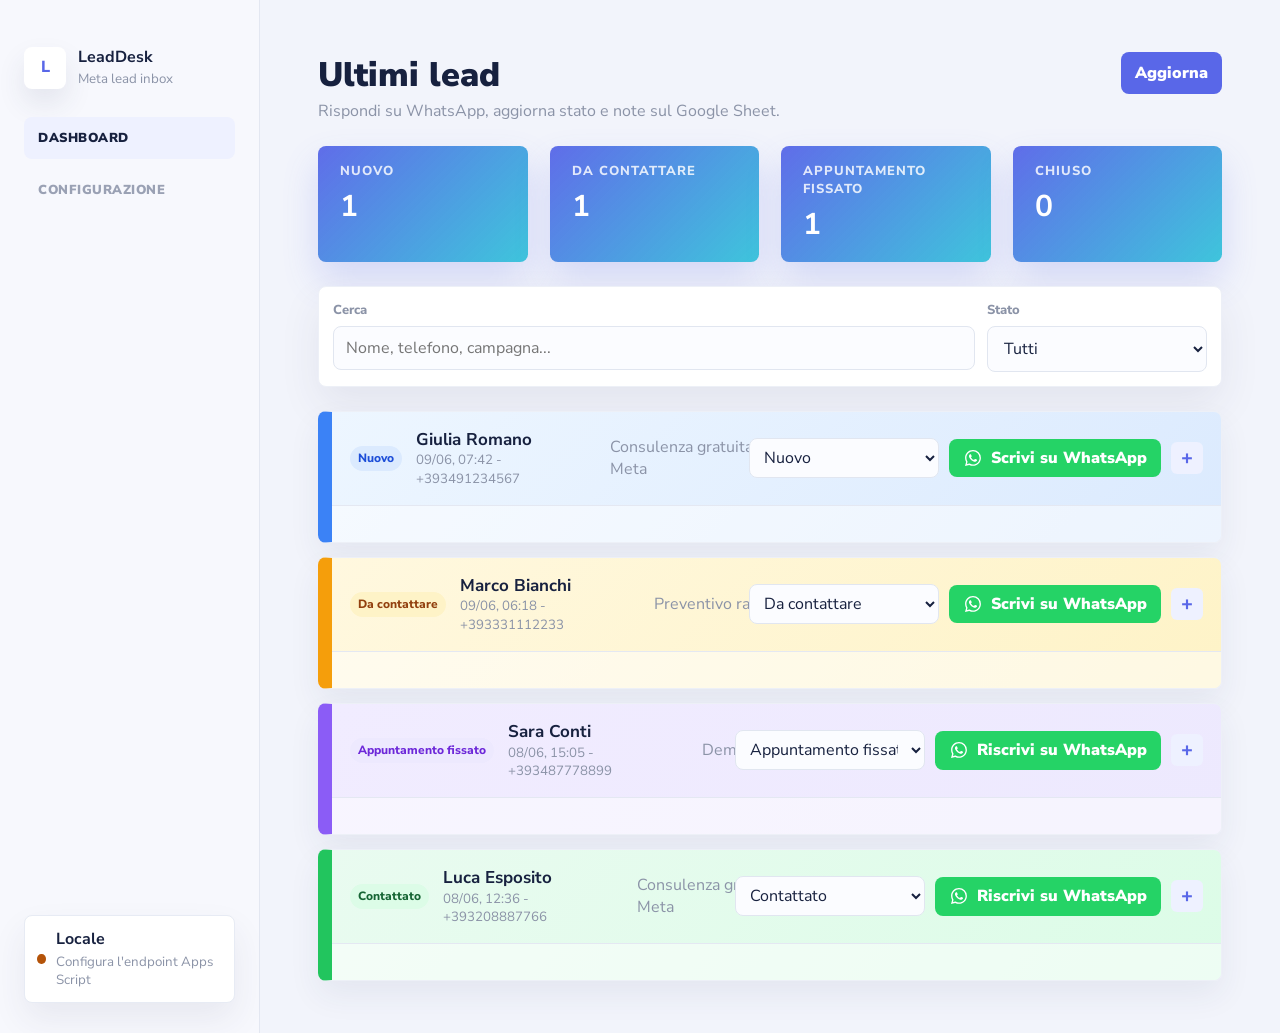
<file: index.html>
<!doctype html>
<html lang="it">
  <head>
    <meta charset="utf-8" />
    <meta name="viewport" content="width=device-width, initial-scale=1" />
    <title>LeadDesk - Gestione Lead</title>
    <link rel="stylesheet" href="./styles.css?v=20260613-templatevars" />
  </head>
  <body>
    <div class="app-shell">
      <aside class="sidebar" aria-label="Navigazione">
        <div class="brand">
          <span class="brand-mark">L</span>
          <div>
            <strong>LeadDesk</strong>
            <small>Meta lead inbox</small>
          </div>
        </div>
        <nav>
          <a class="active" href="./index.html">Dashboard</a>
          <a href="./settings.html">Configurazione</a>
        </nav>
        <div class="sync-card">
          <span class="sync-dot" id="syncDot"></span>
          <div>
            <strong id="syncLabel">Locale</strong>
            <small id="syncHelp">Configura l'endpoint Apps Script</small>
          </div>
        </div>
      </aside>

      <main>
        <header class="topbar">
          <div>
            <h1>Ultimi lead</h1>
            <p>Rispondi su WhatsApp, aggiorna stato e note sul Google Sheet.</p>
          </div>
          <button class="primary" id="refreshBtn" type="button">Aggiorna</button>
        </header>

        <section class="metrics" aria-label="Riepilogo lead">
          <article>
            <span id="metricNewLabel">Nuovi</span>
            <strong id="metricNew">0</strong>
          </article>
          <article>
            <span id="metricContactLabel">Contattati</span>
            <strong id="metricContact">0</strong>
          </article>
          <article>
            <span id="metricMeetingLabel">Appuntamenti</span>
            <strong id="metricMeeting">0</strong>
          </article>
          <article>
            <span id="metricClosedLabel">Chiusi</span>
            <strong id="metricClosed">0</strong>
          </article>
        </section>

        <section class="toolbar" aria-label="Filtri lead">
          <label>
            <span>Cerca</span>
            <input id="searchInput" type="search" placeholder="Nome, telefono, campagna..." />
          </label>
          <label>
            <span>Stato</span>
            <select id="statusFilter"></select>
          </label>
        </section>

        <section class="workspace" id="dashboard">
          <div class="lead-list" id="leadList" aria-label="Lista lead"></div>
        </section>
      </main>
    </div>

    <template id="leadCardTemplate">
      <article class="lead-card">
        <div class="lead-summary">
          <button class="lead-toggle" type="button">
            <span class="lead-status"></span>
            <span>
            <strong class="lead-name"></strong>
            <small class="lead-meta"></small>
            </span>
            <span class="lead-campaign"></span>
          </button>
          <div class="lead-quick-actions">
            <select class="quick-status" aria-label="Stato lead"></select>
            <a class="whatsapp compact-whatsapp" href="#" target="_blank" rel="noopener">WhatsApp</a>
            <button class="expand-icon" type="button" aria-label="Espandi lead">+</button>
          </div>
        </div>
        <div class="lead-expanded"></div>
      </article>
    </template>

    <script src="./app.js?v=20260613-templatevars"></script>
  </body>
</html>
</file>
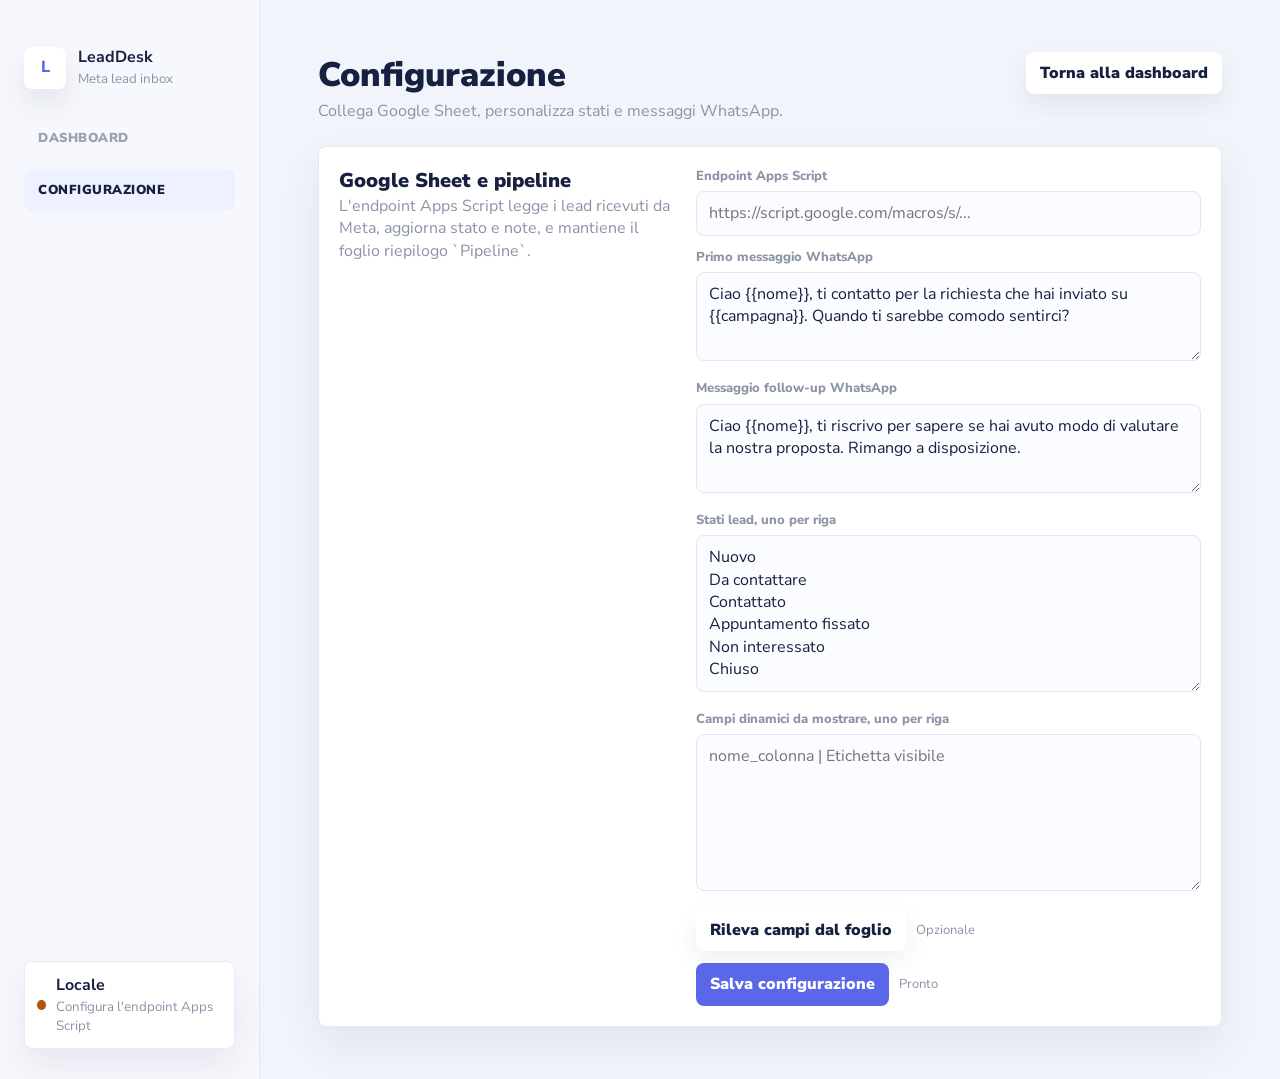
<file: settings.html>
<!doctype html>
<html lang="it">
  <head>
    <meta charset="utf-8" />
    <meta name="viewport" content="width=device-width, initial-scale=1" />
    <title>LeadDesk - Configurazione</title>
    <link rel="stylesheet" href="./styles.css?v=20260613-templatevars" />
  </head>
  <body>
    <div class="app-shell">
      <aside class="sidebar" aria-label="Navigazione">
        <div class="brand">
          <span class="brand-mark">L</span>
          <div>
            <strong>LeadDesk</strong>
            <small>Meta lead inbox</small>
          </div>
        </div>
        <nav>
          <a href="./index.html">Dashboard</a>
          <a class="active" href="./settings.html">Configurazione</a>
        </nav>
        <div class="sync-card">
          <span class="sync-dot" id="syncDot"></span>
          <div>
            <strong id="syncLabel">Locale</strong>
            <small id="syncHelp">Configura l'endpoint Apps Script</small>
          </div>
        </div>
      </aside>

      <main>
        <header class="topbar">
          <div>
            <h1>Configurazione</h1>
            <p>Collega Google Sheet, personalizza stati e messaggi WhatsApp.</p>
          </div>
          <a class="secondary button-link" href="./index.html">Torna alla dashboard</a>
        </header>

        <section class="settings">
          <div>
            <h2>Google Sheet e pipeline</h2>
            <p>L'endpoint Apps Script legge i lead ricevuti da Meta, aggiorna stato e note, e mantiene il foglio riepilogo `Pipeline`.</p>
          </div>
          <form id="settingsForm">
            <label>
              <span>Endpoint Apps Script</span>
              <input id="endpointInput" type="url" placeholder="https://script.google.com/macros/s/..." />
            </label>
            <label>
              <span>Primo messaggio WhatsApp</span>
              <textarea id="firstMessageTemplate" rows="3"></textarea>
            </label>
            <label>
              <span>Messaggio follow-up WhatsApp</span>
              <textarea id="followUpMessageTemplate" rows="3"></textarea>
            </label>
            <label>
              <span>Stati lead, uno per riga</span>
              <textarea id="statusNames" rows="6"></textarea>
            </label>
            <label>
              <span>Campi dinamici da mostrare, uno per riga</span>
              <textarea id="dynamicFields" rows="6" placeholder="nome_colonna | Etichetta visibile"></textarea>
            </label>
            <div class="save-row">
              <button class="secondary" id="detectFieldsBtn" type="button">Rileva campi dal foglio</button>
              <span class="notice" id="detectNotice">Opzionale</span>
            </div>
            <div class="save-row">
              <button class="primary" type="submit">Salva configurazione</button>
              <span class="notice" id="settingsNotice">Pronto</span>
            </div>
          </form>
        </section>
      </main>
    </div>

    <script src="./settings.js?v=20260613-templatevars"></script>
  </body>
</html>
</file>
<file: styles.css>
@import url("https://fonts.googleapis.com/css2?family=Nunito+Sans:wght@400;600;700;800;900&display=swap");

:root {
  --bg: #f4f6fb;
  --panel: #ffffff;
  --ink: #17213f;
  --muted: #8b93a7;
  --line: #e4e8f2;
  --accent: #5967e8;
  --accent-dark: #4352d8;
  --warn: #b45309;
  --ok: #14b8d4;
  --danger: #b91c1c;
  --shadow: 0 18px 42px rgba(45, 55, 94, 0.08);
}

* {
  box-sizing: border-box;
}

body {
  margin: 0;
  background: var(--bg);
  color: var(--ink);
  font-family: "Nunito Sans", ui-sans-serif, system-ui, -apple-system, BlinkMacSystemFont, "Segoe UI", sans-serif;
  line-height: 1.4;
  min-height: 100vh;
}

button,
input,
select,
textarea {
  font: inherit;
}

button {
  cursor: pointer;
}

.app-shell {
  display: grid;
  grid-template-columns: 260px 1fr;
  min-height: 100vh;
  overflow: hidden;
}

.sidebar {
  background: #f7f8fd;
  border-right: 1px solid #e3e7f1;
  color: var(--ink);
  display: flex;
  flex-direction: column;
  gap: 28px;
  padding: 46px 24px 30px;
}

.brand {
  align-items: center;
  display: flex;
  gap: 12px;
}

.brand-mark {
  align-items: center;
  background: #ffffff;
  box-shadow: 0 14px 28px rgba(45, 55, 94, 0.1);
  border-radius: 8px;
  color: var(--accent);
  display: inline-flex;
  font-weight: 800;
  height: 42px;
  justify-content: center;
  width: 42px;
}

.brand small,
.sync-card small {
  color: var(--muted);
  display: block;
  margin-top: 2px;
}

nav {
  display: grid;
  gap: 10px;
}

nav a {
  border-radius: 8px;
  color: #9aa1b4;
  font-size: 13px;
  font-weight: 900;
  letter-spacing: 0.04em;
  padding: 12px 14px;
  text-decoration: none;
  text-transform: uppercase;
}

nav a.active,
nav a:hover {
  background: #eef1ff;
  color: var(--ink);
}

.sync-card {
  align-items: center;
  background: #ffffff;
  border: 1px solid #e7ebf4;
  border-radius: 8px;
  box-shadow: 0 16px 34px rgba(45, 55, 94, 0.08);
  display: flex;
  gap: 10px;
  margin-top: auto;
  padding: 12px;
}

.sync-dot {
  background: var(--warn);
  border-radius: 50%;
  height: 10px;
  width: 10px;
}

.sync-dot.online {
  background: var(--ok);
}

main {
  background: #f2f4fb;
  display: grid;
  gap: 24px;
  padding: 52px 58px;
}

.topbar,
.settings {
  align-items: start;
  display: flex;
  gap: 20px;
  justify-content: space-between;
}

h1,
h2,
p {
  margin: 0;
}

h1 {
  font-size: 34px;
  font-weight: 900;
  letter-spacing: 0;
}

h2 {
  font-size: 20px;
  font-weight: 900;
}

p {
  color: var(--muted);
}

.primary,
.secondary,
.whatsapp {
  border: 0;
  border-radius: 8px;
  font-weight: 900;
  min-height: 42px;
  padding: 10px 14px;
}

.primary,
.whatsapp {
  background: var(--accent);
  color: #fff;
}

.primary:hover,
.whatsapp:hover {
  background: var(--accent-dark);
}

.whatsapp {
  background: #25d366;
  color: #ffffff;
}

.whatsapp:hover {
  background: #1ebe5d;
}

.wa-icon {
  color: #ffffff;
  flex: 0 0 auto;
  height: 16px;
  margin-right: 8px;
  width: 20px;
}

.secondary {
  background: #ffffff;
  box-shadow: 0 10px 24px rgba(45, 55, 94, 0.08);
  color: var(--ink);
}

.button-link {
  align-items: center;
  display: inline-flex;
  justify-content: center;
  text-decoration: none;
}

.metrics {
  display: grid;
  gap: 22px;
  grid-template-columns: repeat(4, minmax(120px, 1fr));
}

.metrics article {
  background:
    linear-gradient(135deg, rgba(89, 103, 232, 0.96), rgba(20, 184, 212, 0.82)),
    var(--panel);
  border: 0;
  border-radius: 8px;
  box-shadow: 0 18px 36px rgba(89, 103, 232, 0.2);
  color: #ffffff;
  min-height: 78px;
  padding: 16px 22px;
}

.metrics span,
label span {
  color: var(--muted);
  display: block;
  font-size: 13px;
  font-weight: 800;
  margin-bottom: 6px;
}

.metrics strong {
  display: block;
  font-size: 30px;
  margin-top: 3px;
}

.metrics article span {
  color: rgba(255, 255, 255, 0.82);
  font-weight: 800;
  letter-spacing: 0.08em;
  text-transform: uppercase;
}

.toolbar {
  background: #ffffff;
  border: 1px solid #edf0f7;
  border-radius: 8px;
  box-shadow: var(--shadow);
  display: grid;
  gap: 12px;
  grid-template-columns: 1fr 220px;
  padding: 14px;
}

input,
select,
textarea {
  background: #fbfcff;
  border: 1px solid #e1e6f0;
  border-radius: 8px;
  color: var(--ink);
  min-height: 42px;
  padding: 10px 12px;
  width: 100%;
}

textarea {
  resize: vertical;
}

.workspace {
  background: transparent;
  border: 0;
  border-radius: 0;
  box-shadow: none;
  min-height: 520px;
  padding: 0;
}

.lead-list {
  display: grid;
  gap: 14px;
  width: 100%;
}

.lead-card {
  background:
    linear-gradient(135deg, rgba(239, 242, 255, 0.96), rgba(224, 231, 255, 0.88)),
    var(--panel);
  border: 1px solid #edf0f7;
  border-left: 14px solid #0f766e;
  border-radius: 8px;
  box-shadow: 0 14px 32px rgba(45, 55, 94, 0.07);
  color: var(--ink);
  overflow: hidden;
}

.lead-card:hover,
.lead-card.selected {
  border-color: var(--accent);
  box-shadow: 0 20px 44px rgba(45, 55, 94, 0.12);
}

.lead-summary {
  align-items: stretch;
  background: transparent;
  color: var(--ink);
  display: grid;
  gap: 14px;
  grid-template-columns: minmax(260px, 1fr) minmax(360px, auto);
  padding: 16px 18px;
  position: relative;
  width: 100%;
}

.lead-toggle {
  align-items: center;
  background: transparent;
  border: 0;
  color: var(--ink);
  display: grid;
  gap: 14px;
  grid-template-columns: max-content minmax(180px, 1fr) minmax(160px, 0.7fr);
  padding: 0;
  text-align: left;
  width: 100%;
}

.lead-toggle strong,
.lead-toggle small {
  display: block;
}

.lead-quick-actions {
  align-items: center;
  display: grid;
  gap: 10px;
  grid-template-columns: minmax(150px, 190px) minmax(116px, auto) 32px;
}

.quick-status {
  min-height: 38px;
  padding: 7px 10px;
}

.compact-whatsapp {
  min-height: 38px;
  padding: 8px 14px;
  white-space: nowrap;
}

.lead-expanded {
  border-top: 1px solid var(--line);
  background: rgba(255, 255, 255, 0.5);
  display: grid;
  gap: 16px;
  padding: 18px;
}

.expand-icon {
  align-items: center;
  background: #eef1ff;
  border: 0;
  border-radius: 6px;
  color: var(--accent);
  display: inline-flex;
  font-size: 20px;
  font-weight: 800;
  height: 32px;
  justify-content: center;
  width: 32px;
}

.lead-status,
.pill {
  border-radius: 999px;
  display: inline-flex;
  font-size: 12px;
  font-weight: 800;
  padding: 4px 8px;
  width: fit-content;
}

.lead-status {
  background: #eef1ff;
  color: var(--accent);
}

.lead-card[data-status-tone="new"] .lead-status {
  background: #dbeafe;
  color: #1d4ed8;
}

.lead-card[data-status-tone="new"] {
  background: linear-gradient(135deg, #edf6ff 0%, #dbeafe 100%);
  border-left-color: #3b82f6;
}

.lead-card[data-status-tone="todo"] .lead-status {
  background: #fef3c7;
  color: #92400e;
}

.lead-card[data-status-tone="todo"] {
  background: linear-gradient(135deg, #fff8df 0%, #fef3c7 100%);
  border-left-color: #f59e0b;
}

.lead-card[data-status-tone="contacted"] .lead-status {
  background: #dcfce7;
  color: #166534;
}

.lead-card[data-status-tone="contacted"] {
  background: linear-gradient(135deg, #e9fbf0 0%, #dcfce7 100%);
  border-left-color: #22c55e;
}

.lead-card[data-status-tone="meeting"] .lead-status {
  background: #ede9fe;
  color: #6d28d9;
}

.lead-card[data-status-tone="meeting"] {
  background: linear-gradient(135deg, #f1ecff 0%, #ede9fe 100%);
  border-left-color: #8b5cf6;
}

.lead-card[data-status-tone="lost"] .lead-status {
  background: #fee2e2;
  color: #991b1b;
}

.lead-card[data-status-tone="lost"] {
  background: linear-gradient(135deg, #fff0f0 0%, #fee2e2 100%);
  border-left-color: #ef4444;
}

.lead-card[data-status-tone="closed"] .lead-status {
  background: #e2e8f0;
  color: #334155;
}

.lead-card[data-status-tone="closed"] {
  background: linear-gradient(135deg, #f1f5f9 0%, #e2e8f0 100%);
  border-left-color: #64748b;
}

.lead-card strong {
  font-size: 17px;
}

.lead-meta,
.lead-campaign {
  color: var(--muted);
}

.detail-panel,
.settings {
  background: var(--panel);
  border: 1px solid var(--line);
  border-radius: 8px;
  box-shadow: var(--shadow);
  padding: 20px;
}

.detail-header {
  align-items: start;
  display: flex;
  gap: 18px;
  justify-content: space-between;
  margin-bottom: 18px;
}

.detail-grid {
  display: grid;
  gap: 12px;
  grid-template-columns: repeat(2, minmax(0, 1fr));
}

.dynamic-fields {
  background: rgba(255, 255, 255, 0.58);
  border: 1px solid #e7ebf4;
  border-radius: 8px;
  display: grid;
  gap: 12px;
  padding: 14px;
}

.dynamic-fields h3 {
  font-size: 15px;
  margin: 0;
}

.inline-form {
  display: grid;
  gap: 12px;
  grid-template-columns: repeat(2, minmax(0, 1fr));
}

.field {
  background: rgba(255, 255, 255, 0.94);
  border: 1px solid #e8edf5;
  border-radius: 8px;
  box-shadow: 0 10px 24px rgba(45, 55, 94, 0.05);
  min-height: 74px;
  padding: 12px 14px;
}

.field small {
  color: var(--muted);
  display: block;
  font-size: 12px;
  font-weight: 900;
  margin-bottom: 3px;
  text-transform: uppercase;
}

.field strong {
  color: var(--ink);
  display: block;
  font-size: 15px;
  font-weight: 900;
  overflow-wrap: anywhere;
}

.actions {
  display: grid;
  gap: 12px;
  margin-top: 18px;
}

.whatsapp {
  align-items: center;
  display: inline-flex;
  justify-content: center;
  text-decoration: none;
}

.empty-state {
  align-content: center;
  display: grid;
  justify-items: center;
  min-height: 420px;
  text-align: center;
}

.empty-icon {
  align-items: center;
  border: 1px dashed var(--line);
  border-radius: 8px;
  color: var(--muted);
  display: inline-flex;
  font-size: 34px;
  height: 72px;
  justify-content: center;
  margin-bottom: 14px;
  width: 72px;
}

.settings {
  display: grid;
  grid-template-columns: minmax(220px, 0.8fr) minmax(320px, 1.2fr);
}

.settings form {
  display: grid;
  gap: 12px;
}

.save-row {
  align-items: center;
  display: flex;
  gap: 10px;
}

.notice {
  color: var(--muted);
  font-size: 13px;
}

@media (max-width: 980px) {
  body {
    padding: 0;
  }

  .app-shell {
    border-radius: 0;
    grid-template-columns: 1fr;
    min-height: 100vh;
  }

  .sidebar {
    flex-direction: row;
    flex-wrap: wrap;
    gap: 16px;
    padding: 18px;
  }

  .sync-card {
    margin-left: auto;
    margin-top: 0;
  }

  main {
    padding: 22px;
  }

  .metrics,
  .settings {
    grid-template-columns: 1fr;
  }
}

@media (max-width: 640px) {
  .topbar,
  .sidebar {
    align-items: stretch;
    flex-direction: column;
  }

  .toolbar,
  .detail-grid,
  .inline-form {
    grid-template-columns: 1fr;
  }

  .workspace {
    padding: 8px;
  }

  .lead-summary {
    align-items: start;
    gap: 10px;
    grid-template-columns: 1fr;
    padding: 10px 52px 10px 10px;
  }

  .lead-toggle {
    gap: 8px;
    grid-template-columns: 1fr;
  }

  .lead-quick-actions {
    align-items: stretch;
    grid-template-columns: 1fr 1fr;
  }

  .lead-quick-actions .expand-icon {
    position: absolute;
    right: 10px;
    top: 10px;
  }

  .lead-expanded {
    padding: 10px;
  }

  .metrics {
    grid-template-columns: repeat(2, minmax(0, 1fr));
  }
}
</file>
